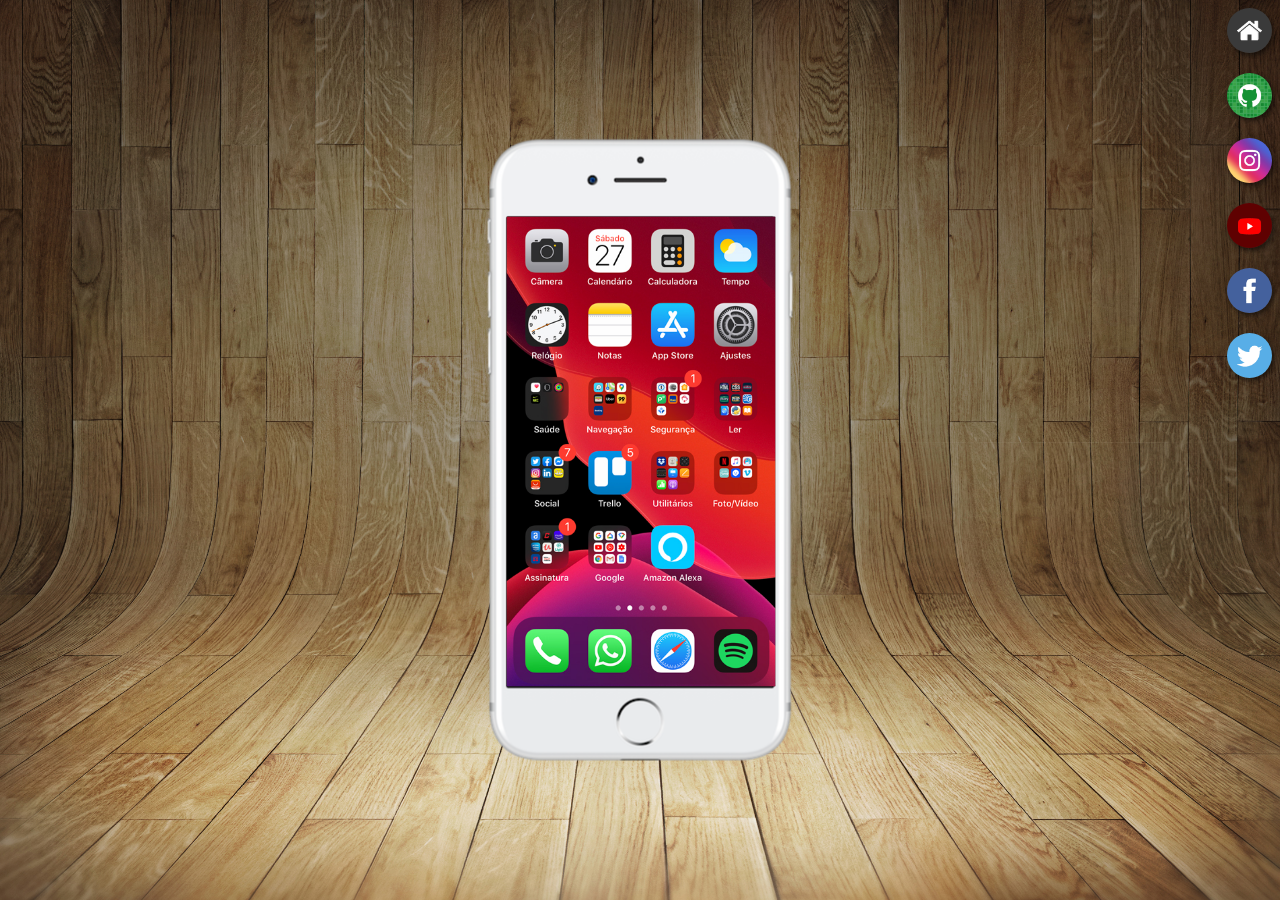
<file: index.html>
<!DOCTYPE html>
<html lang="pt-br">
<head>
    <meta charset="UTF-8">
    <meta name="viewport" content="width=device-width, initial-scale=1.0">
    <link rel="stylesheet" href="estilos/style.css">
    <link rel="shortcut icon" href="favicon.ico" type="image/x-icon">
    <title>Projeto Redes Sociais</title>
</head>
<body>
    <main>
        <section id="telefone">
           <iframe src="home.html" name="tela"
           id="tela" frameborder="0" > Seu navegador não é compatível com isso.</iframe>
        </section>
        <section id="redes-sociais">
            <a href="home.html" target="tela"><img src="imagens/logo-home.jpg" alt="Home">
            </a><br>
            <a href="github.html" target="tela"> <img src="imagens/logo-github.jpg" alt="Github"></a><br>
            <a href="instagram.html" target="tela"> <img src="imagens/logo-instagram.jpg" alt="Instagram"></a><br>
            <a href="youtube.html" target="tela"> <img src="imagens/logo-youtube.jpg" alt="Youtube"></a><br>
            <a href="facebook.html" target="tela"> <img src="imagens/logo-facebook.jpg" alt="Facebook"></a><br>
            <a href="twitter.html" target="tela"><img src="imagens/logo-twitter.jpg" alt="Twitter">
            </a>
        </section>
    </main>
</body>
</html>
</file>
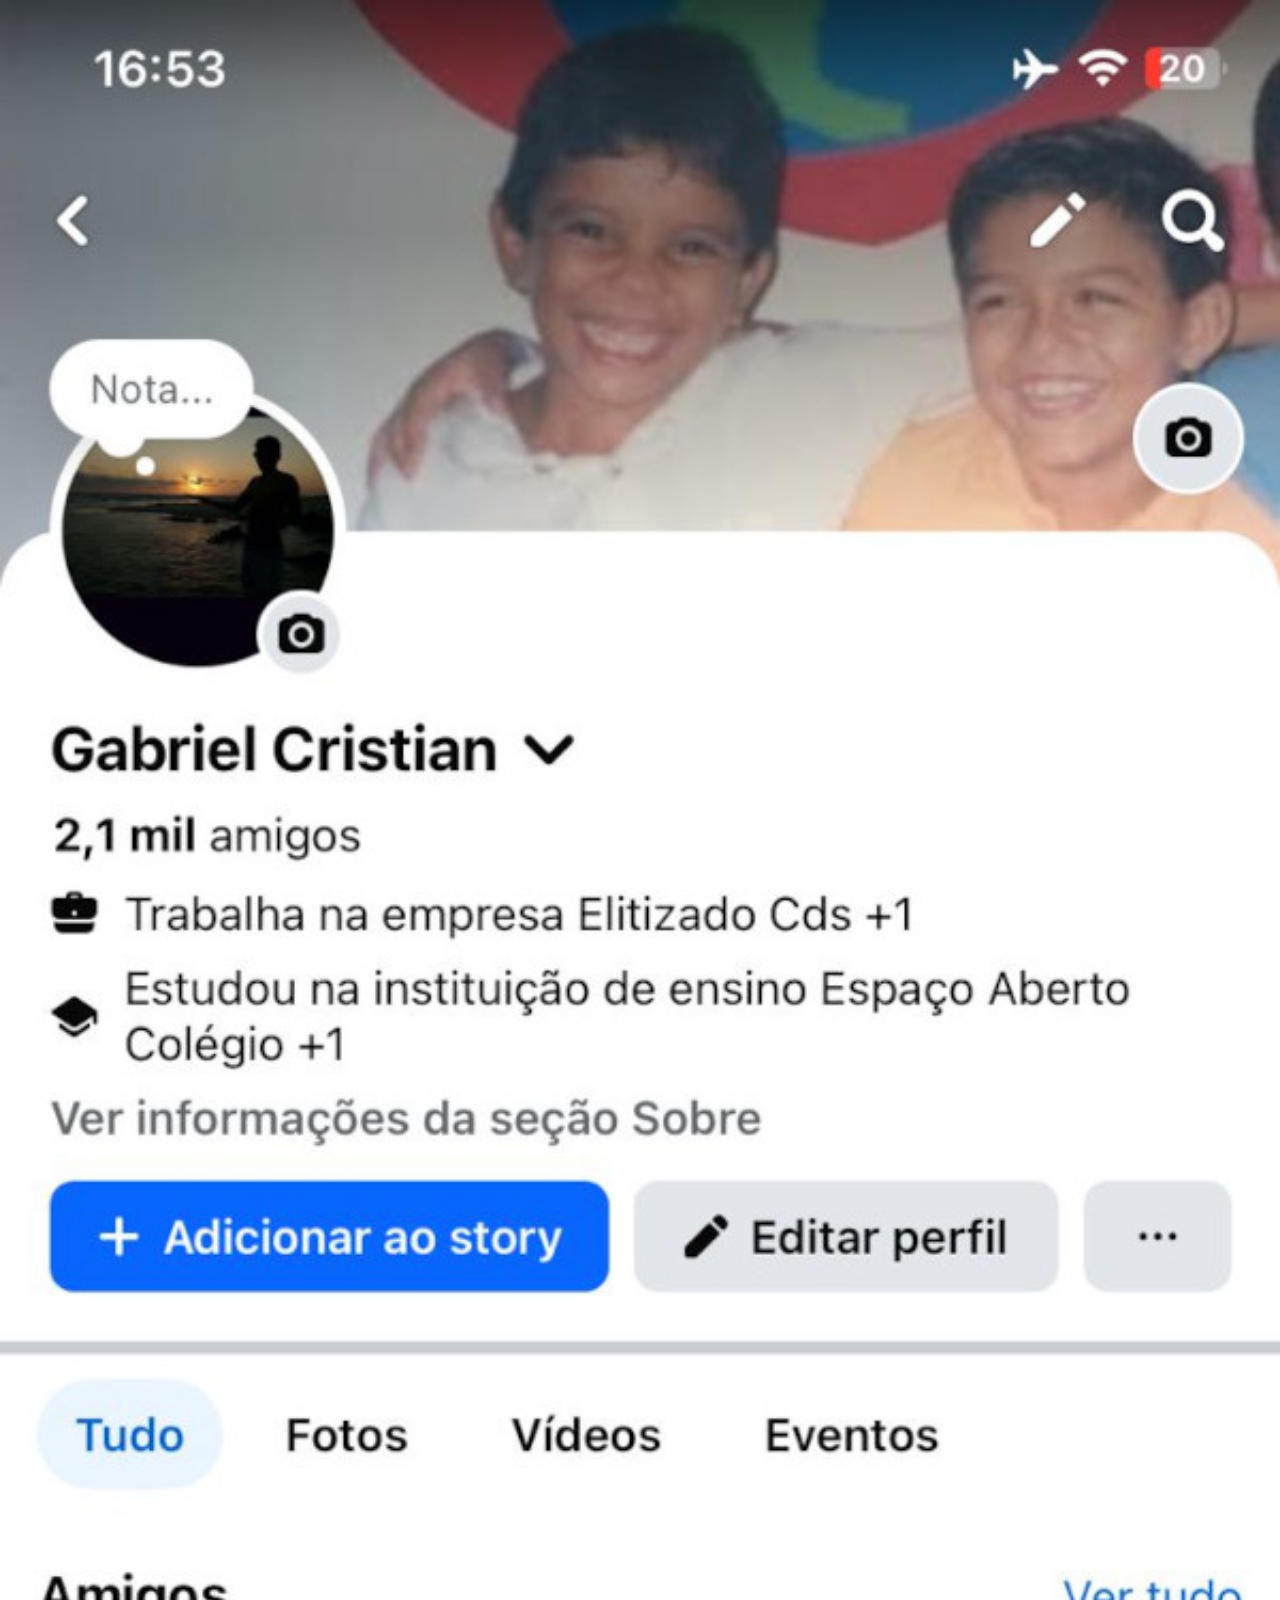
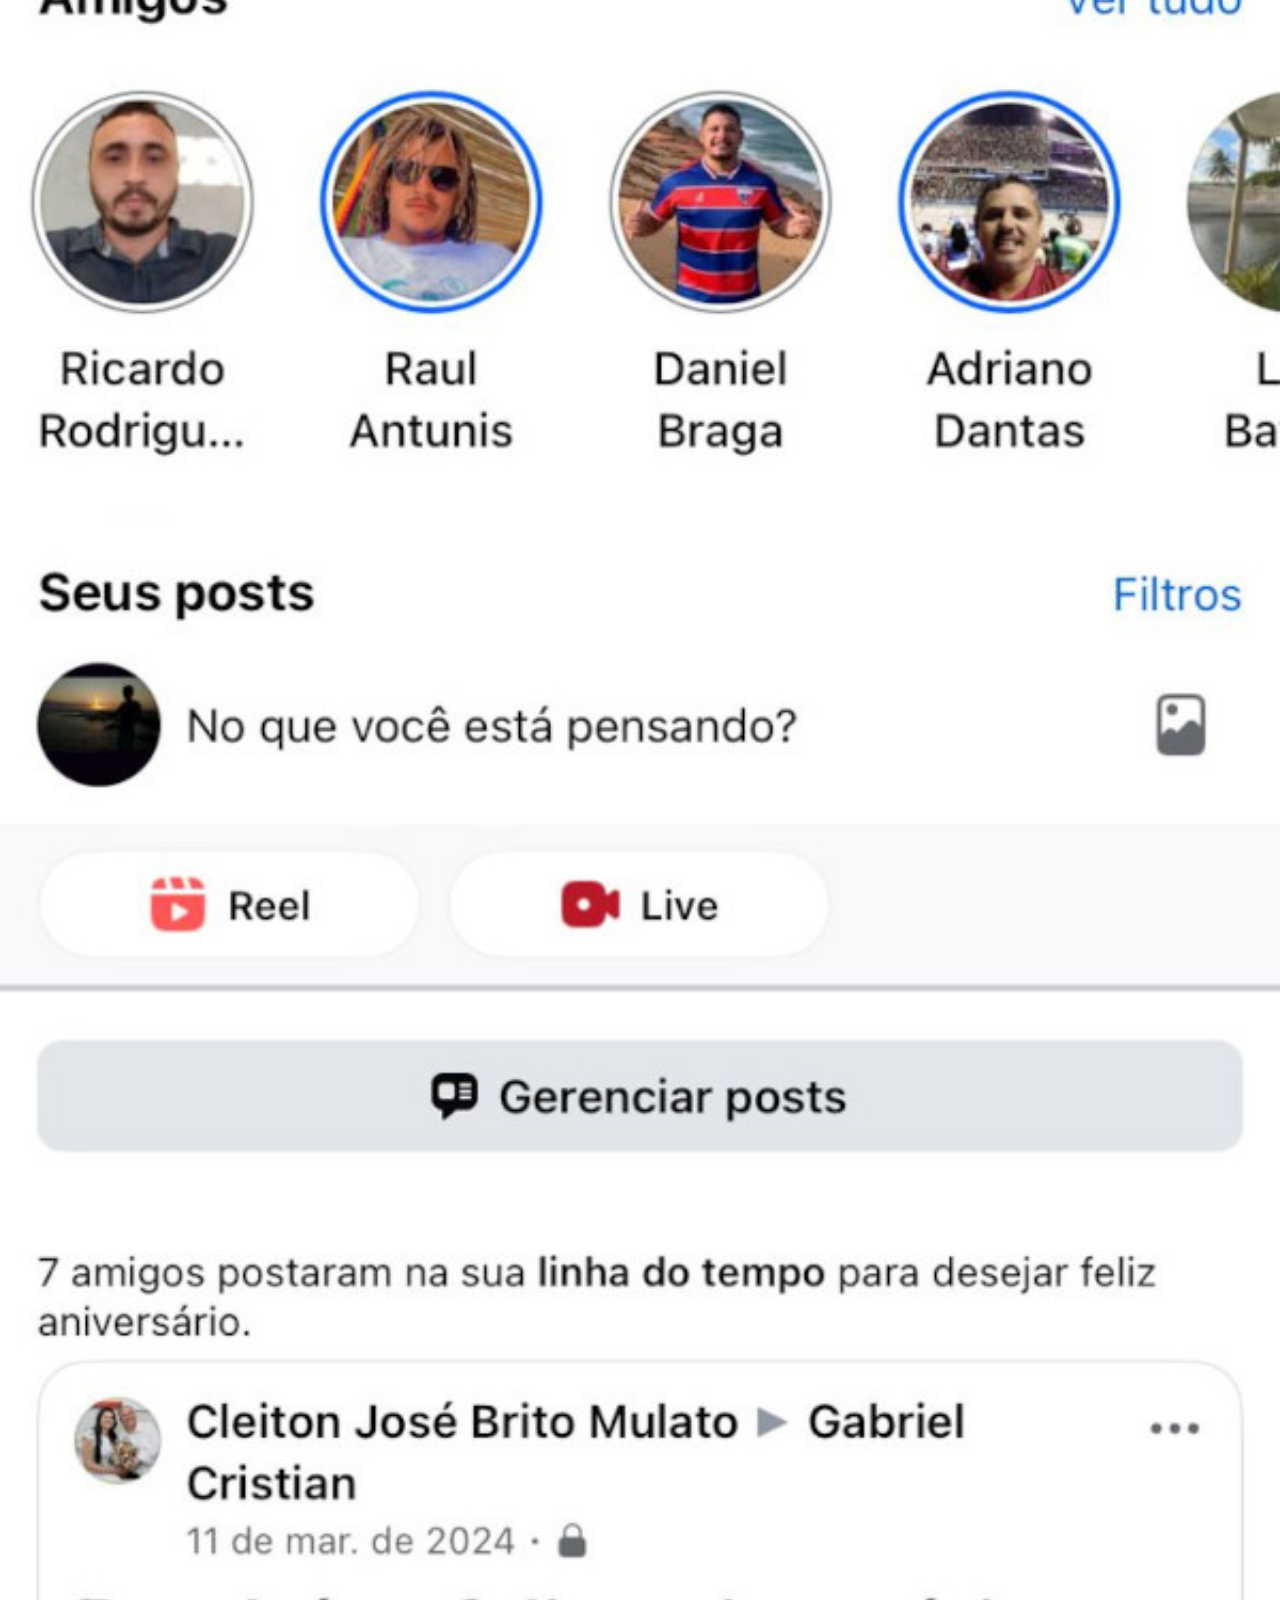
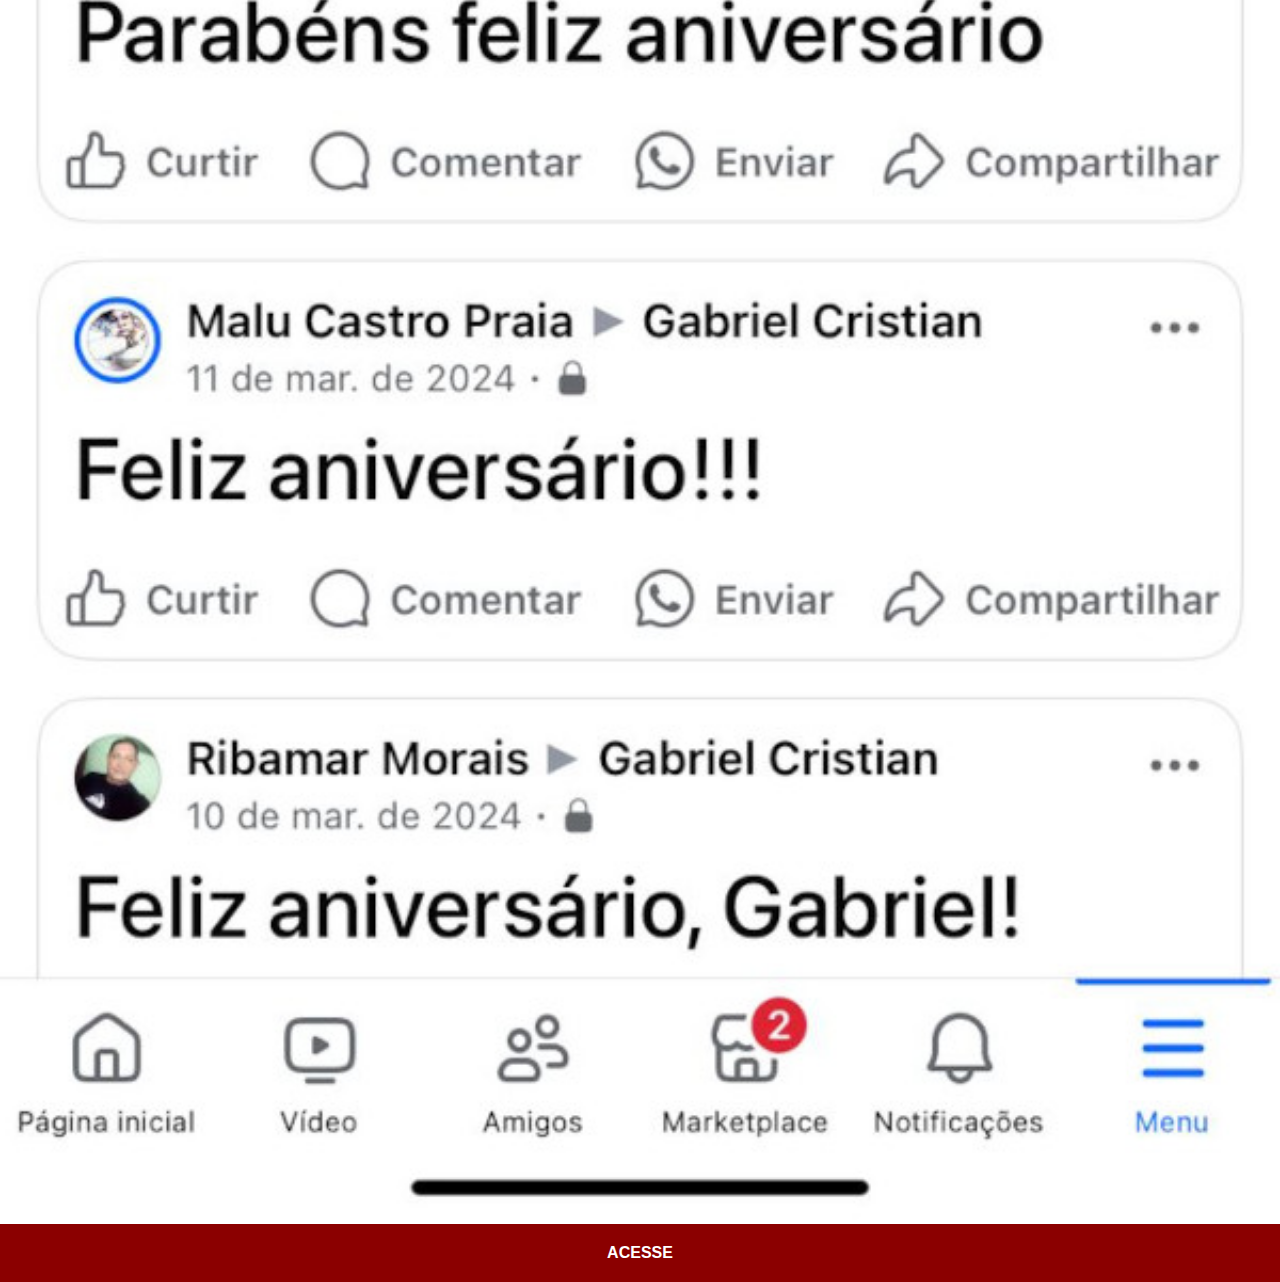
<file: facebook.html>
<!DOCTYPE html>
<html lang="pt-br">
<head>
    <meta charset="UTF-8">
    <meta name="viewport" content="width=device-width, initial-scale=1.0">
    <title>Facebook</title>
    <link rel="stylesheet" href="estilos/social.css">
</head>
<body>
    <img src="imagens/01tela-facebook.jpg" alt="Facebook">
    <a href="https://www.facebook.com/gabrielcristian.moreira" target="_blank">ACESSE</a>
</body>
</html>
</file>
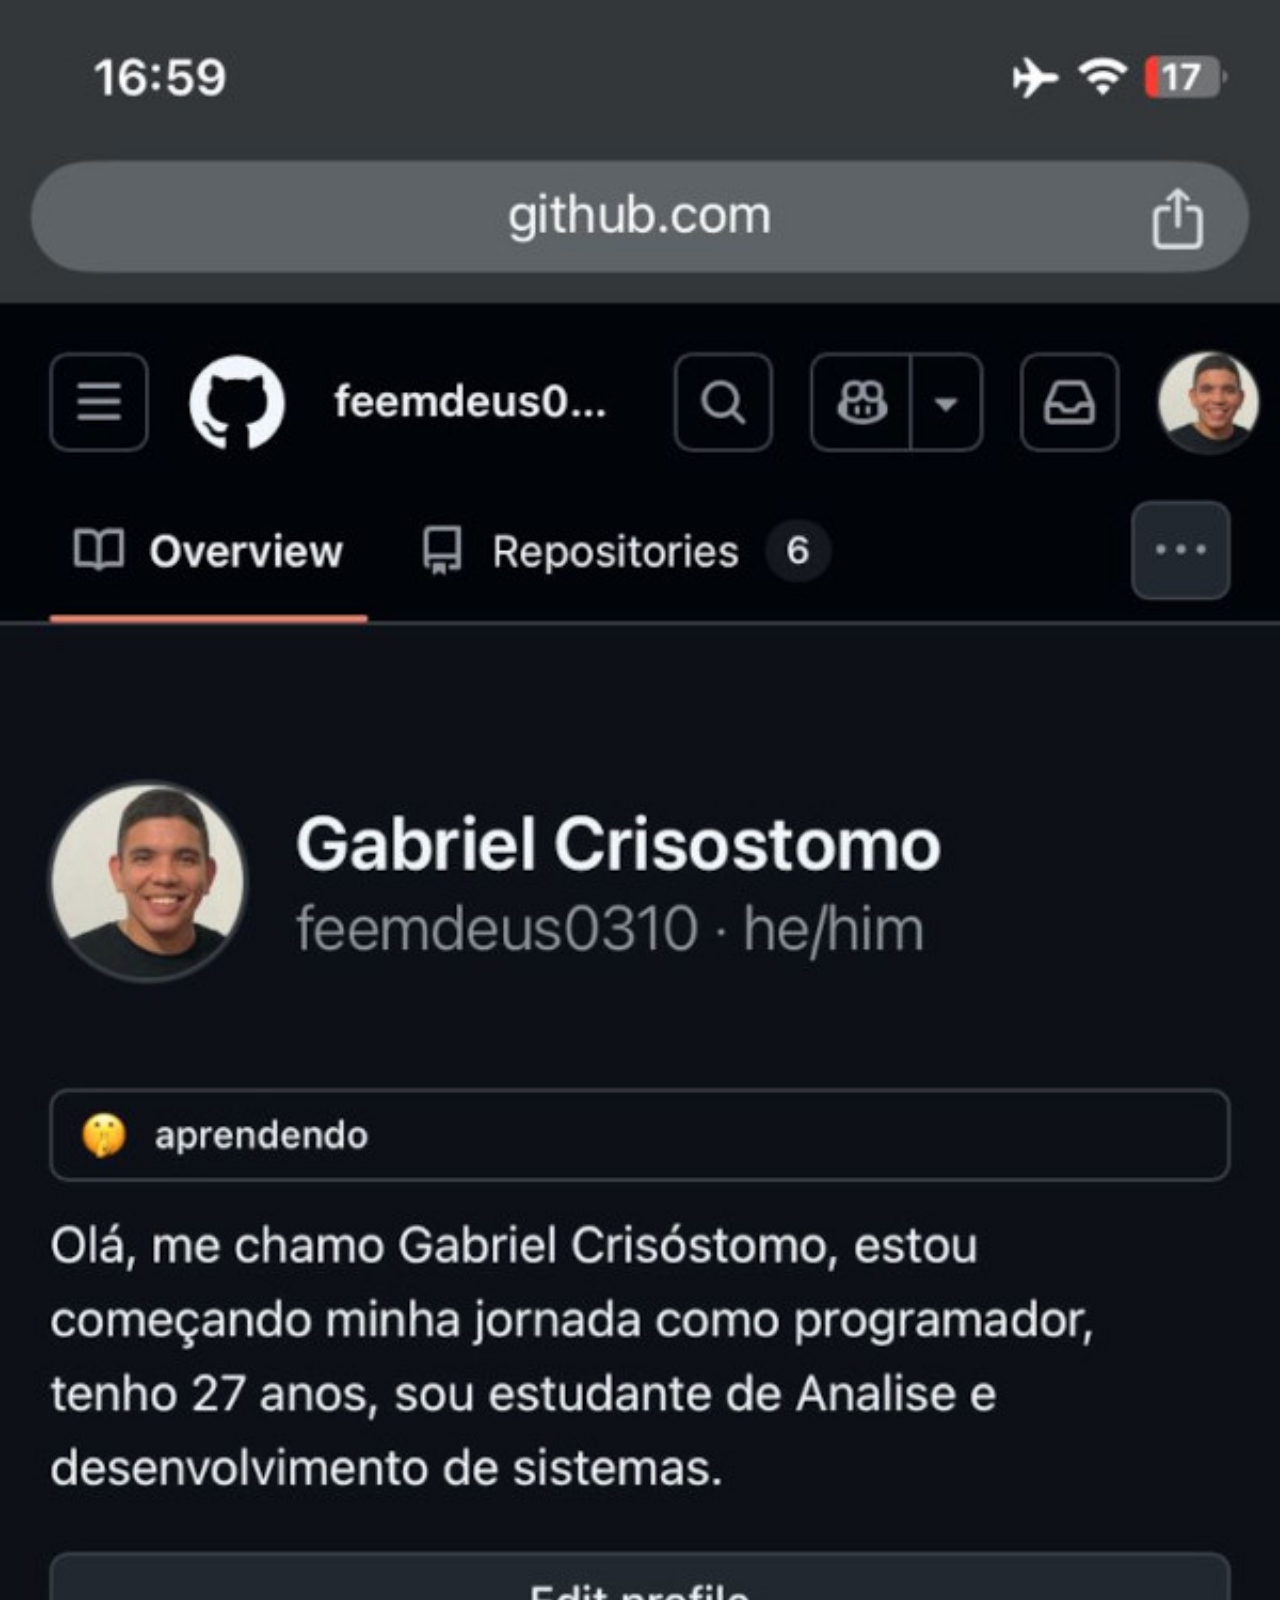
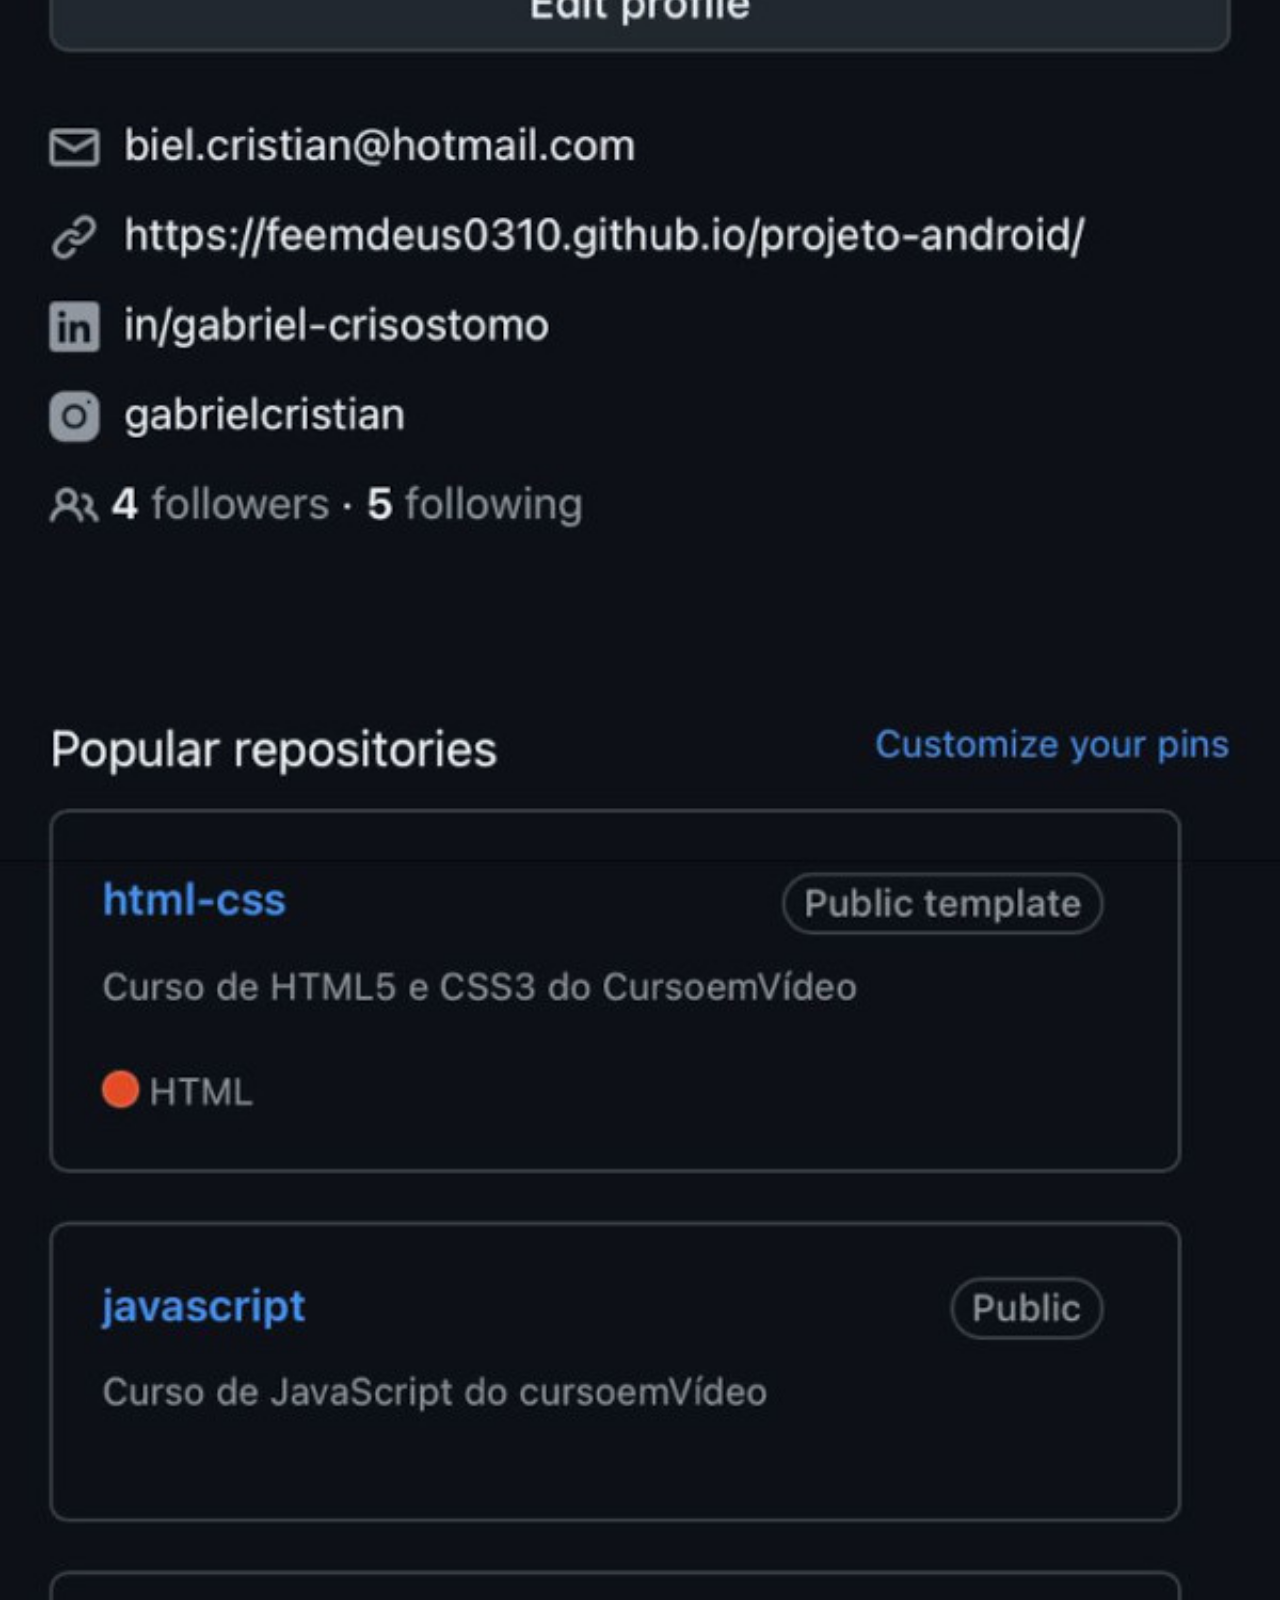
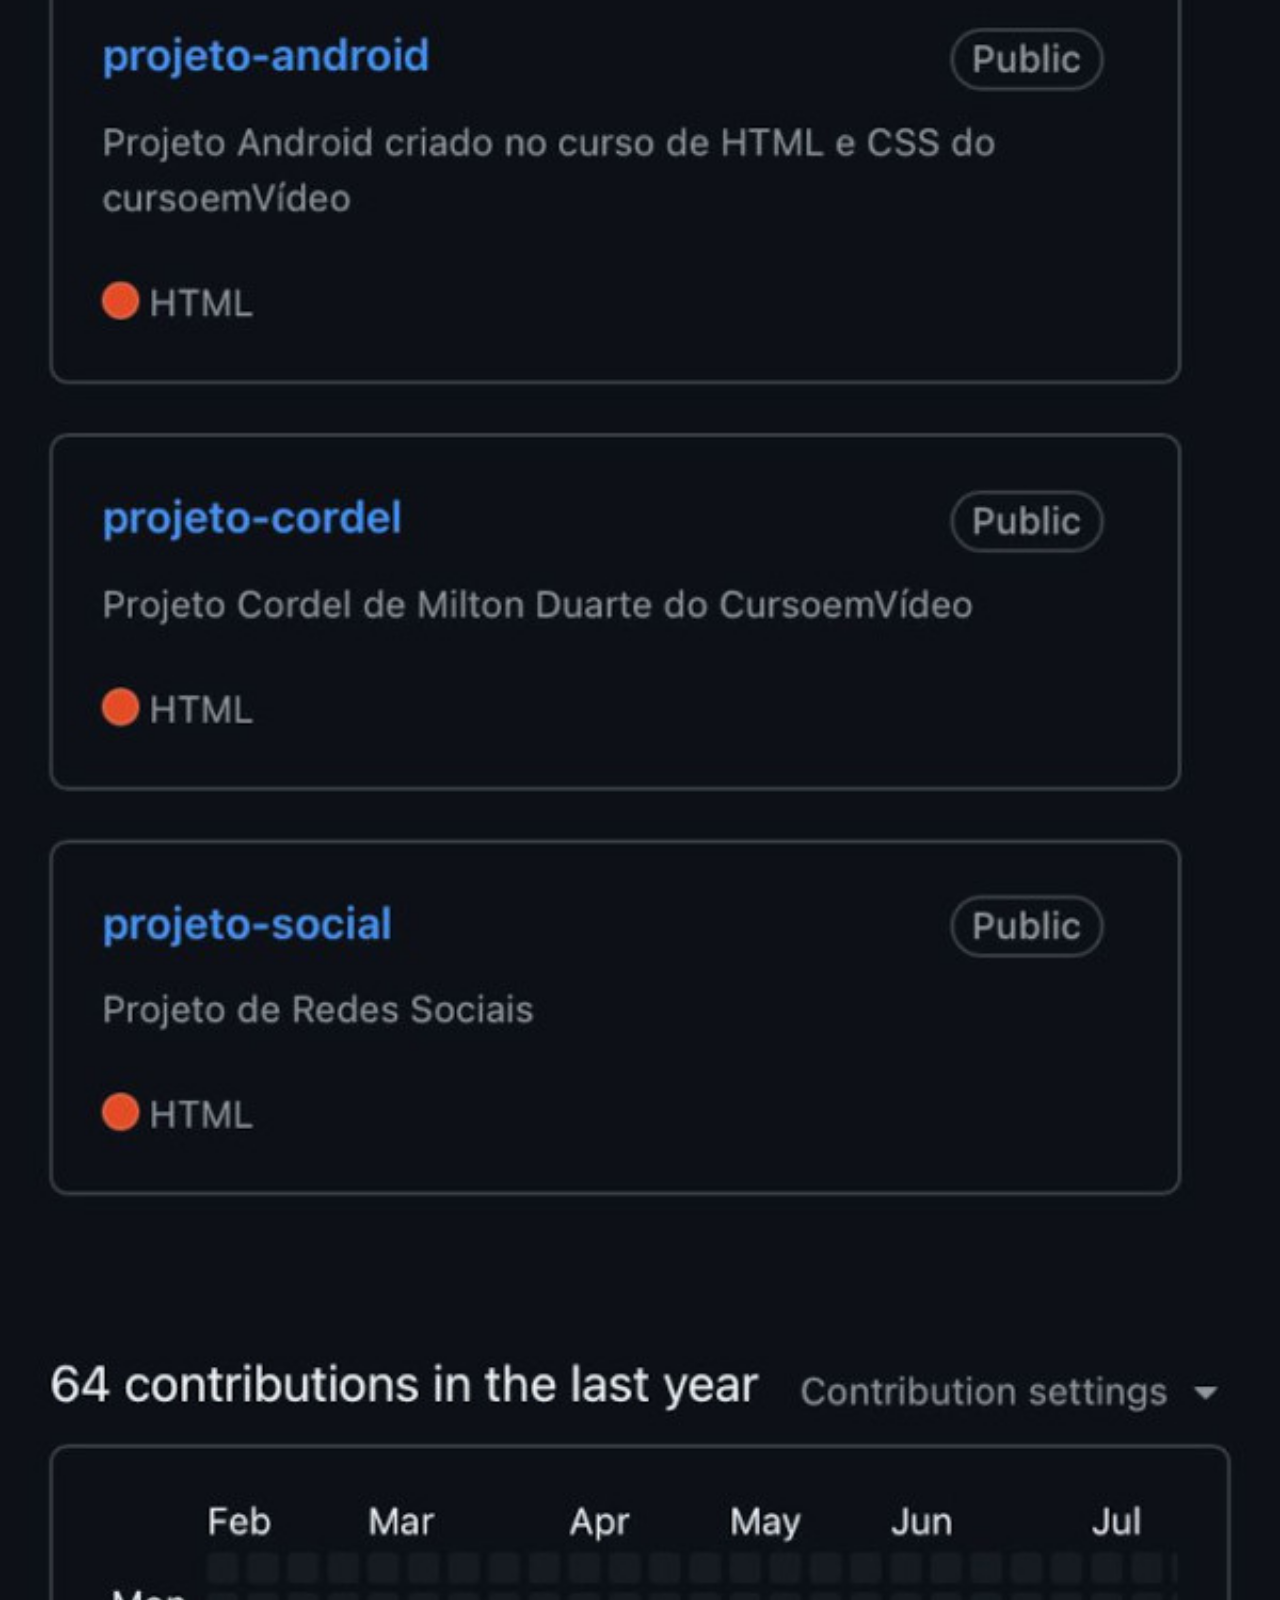
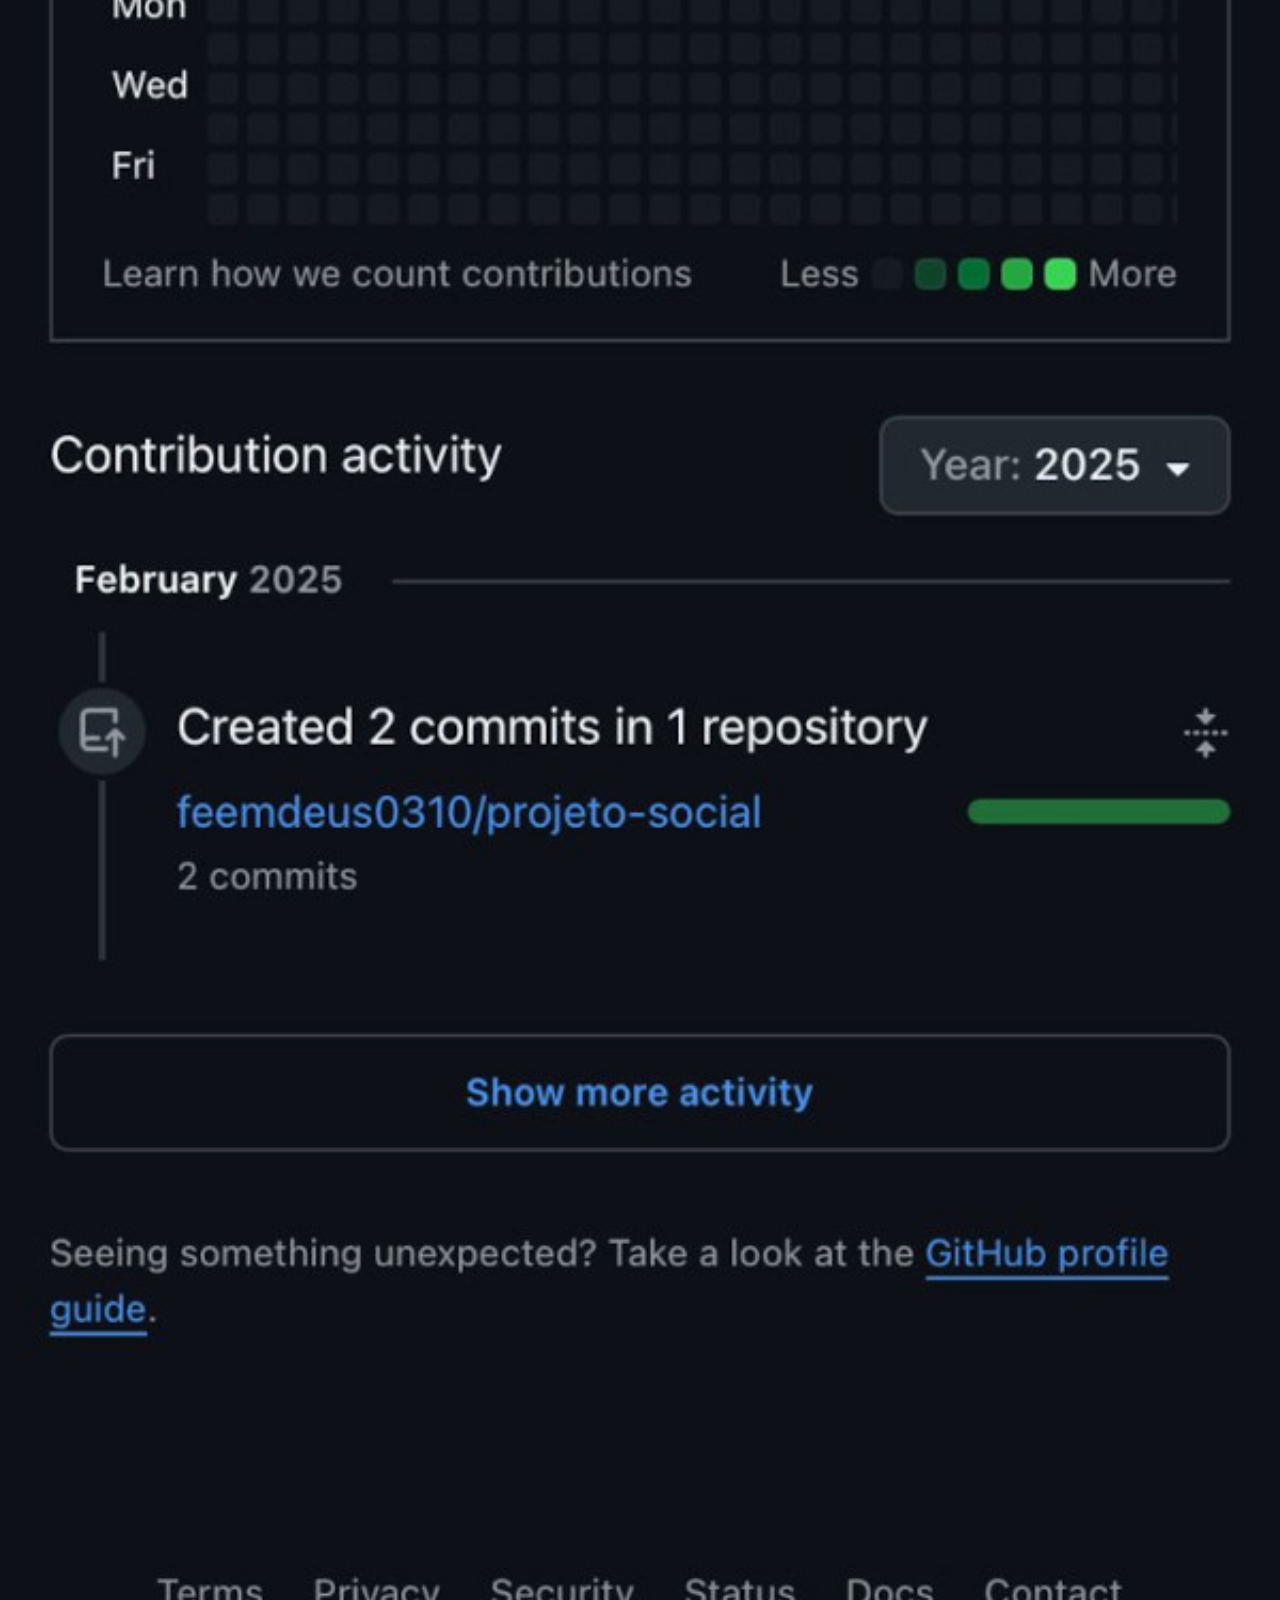
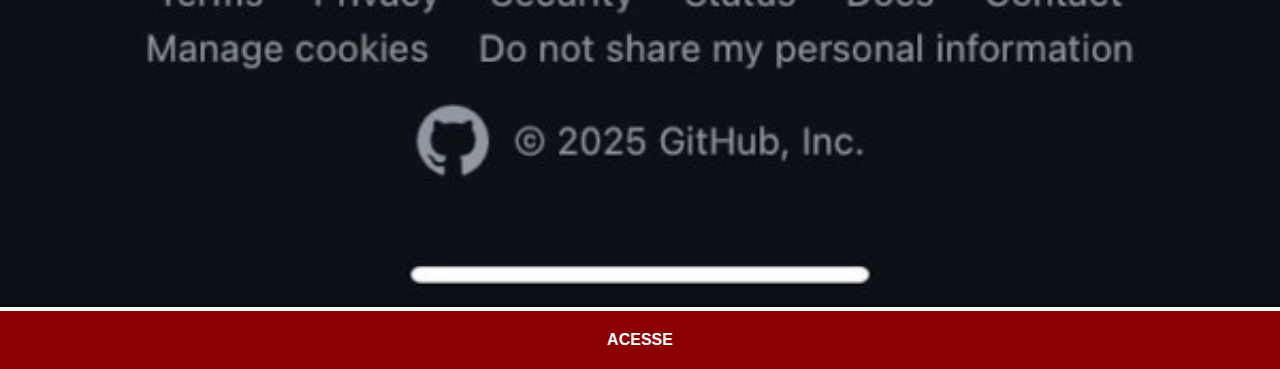
<file: github.html>
<!DOCTYPE html>
<html lang="pt-br">
<head>
    <meta charset="UTF-8">
    <meta name="viewport" content="width=device-width, initial-scale=1.0">
    <title>Github</title>
    <link rel="stylesheet" href="estilos/social.css">
</head>
<body>
    <img src="imagens/05teste-github-official.jpg" alt="Github">
    <a href="https://github.com/feemdeus0310" target="_blank">ACESSE</a>
</body>
</html>
</file>
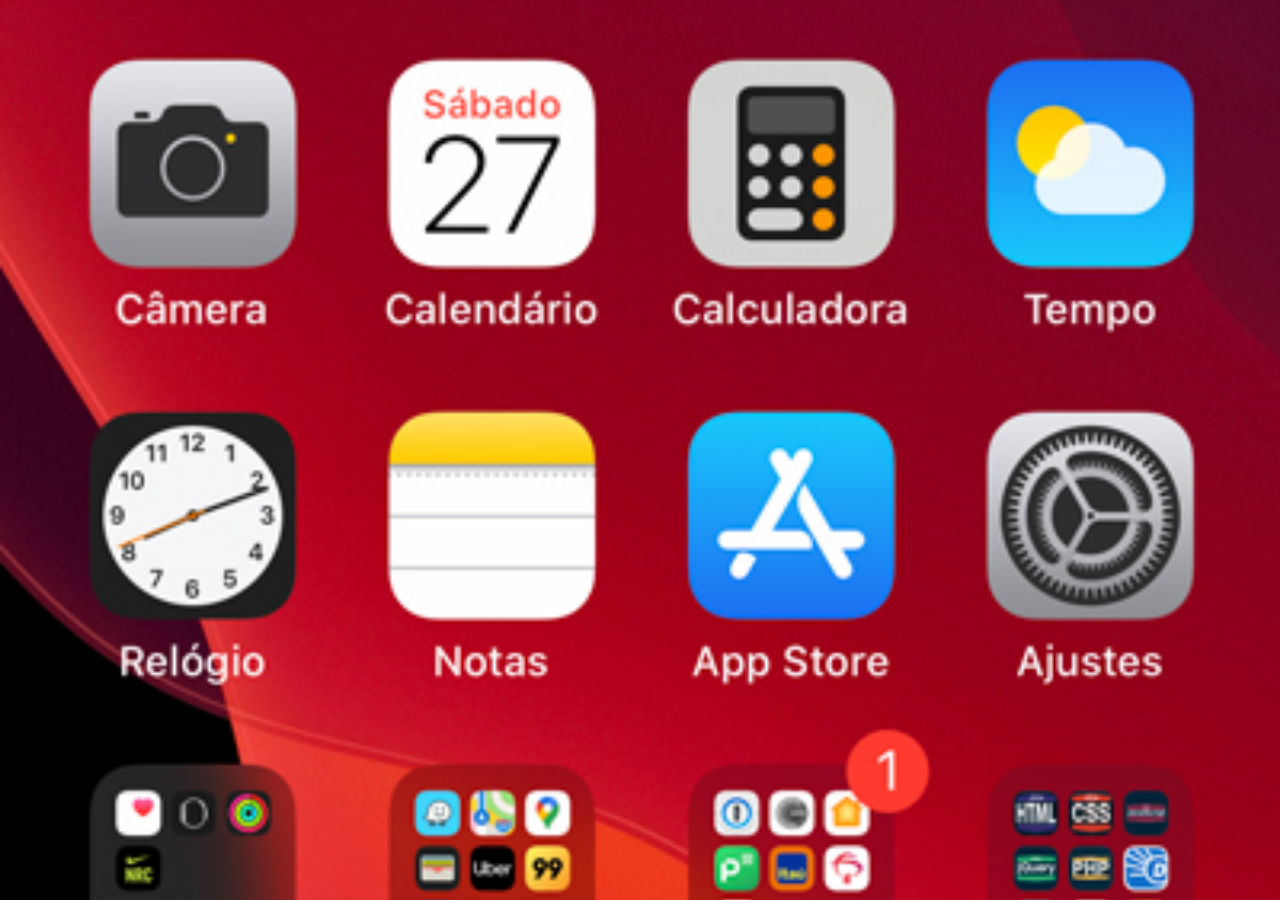
<file: home.html>
<!DOCTYPE html>
<html lang="pt-br">
<head>
    <meta charset="UTF-8">
    <meta name="viewport" content="width=device-width, initial-scale=1.0">
    <title>Home</title>
    <style>
        *{
            margin: 0px;
            padding: 0px;
        }

        body{
            width: 100vw;
            height: 100vh;
            background:black url(imagens/tela-home.jpg) no-repeat top center;
            background-size: cover;
        }
    </style>
</head>
<body>
    
</body>
</html>
</file>
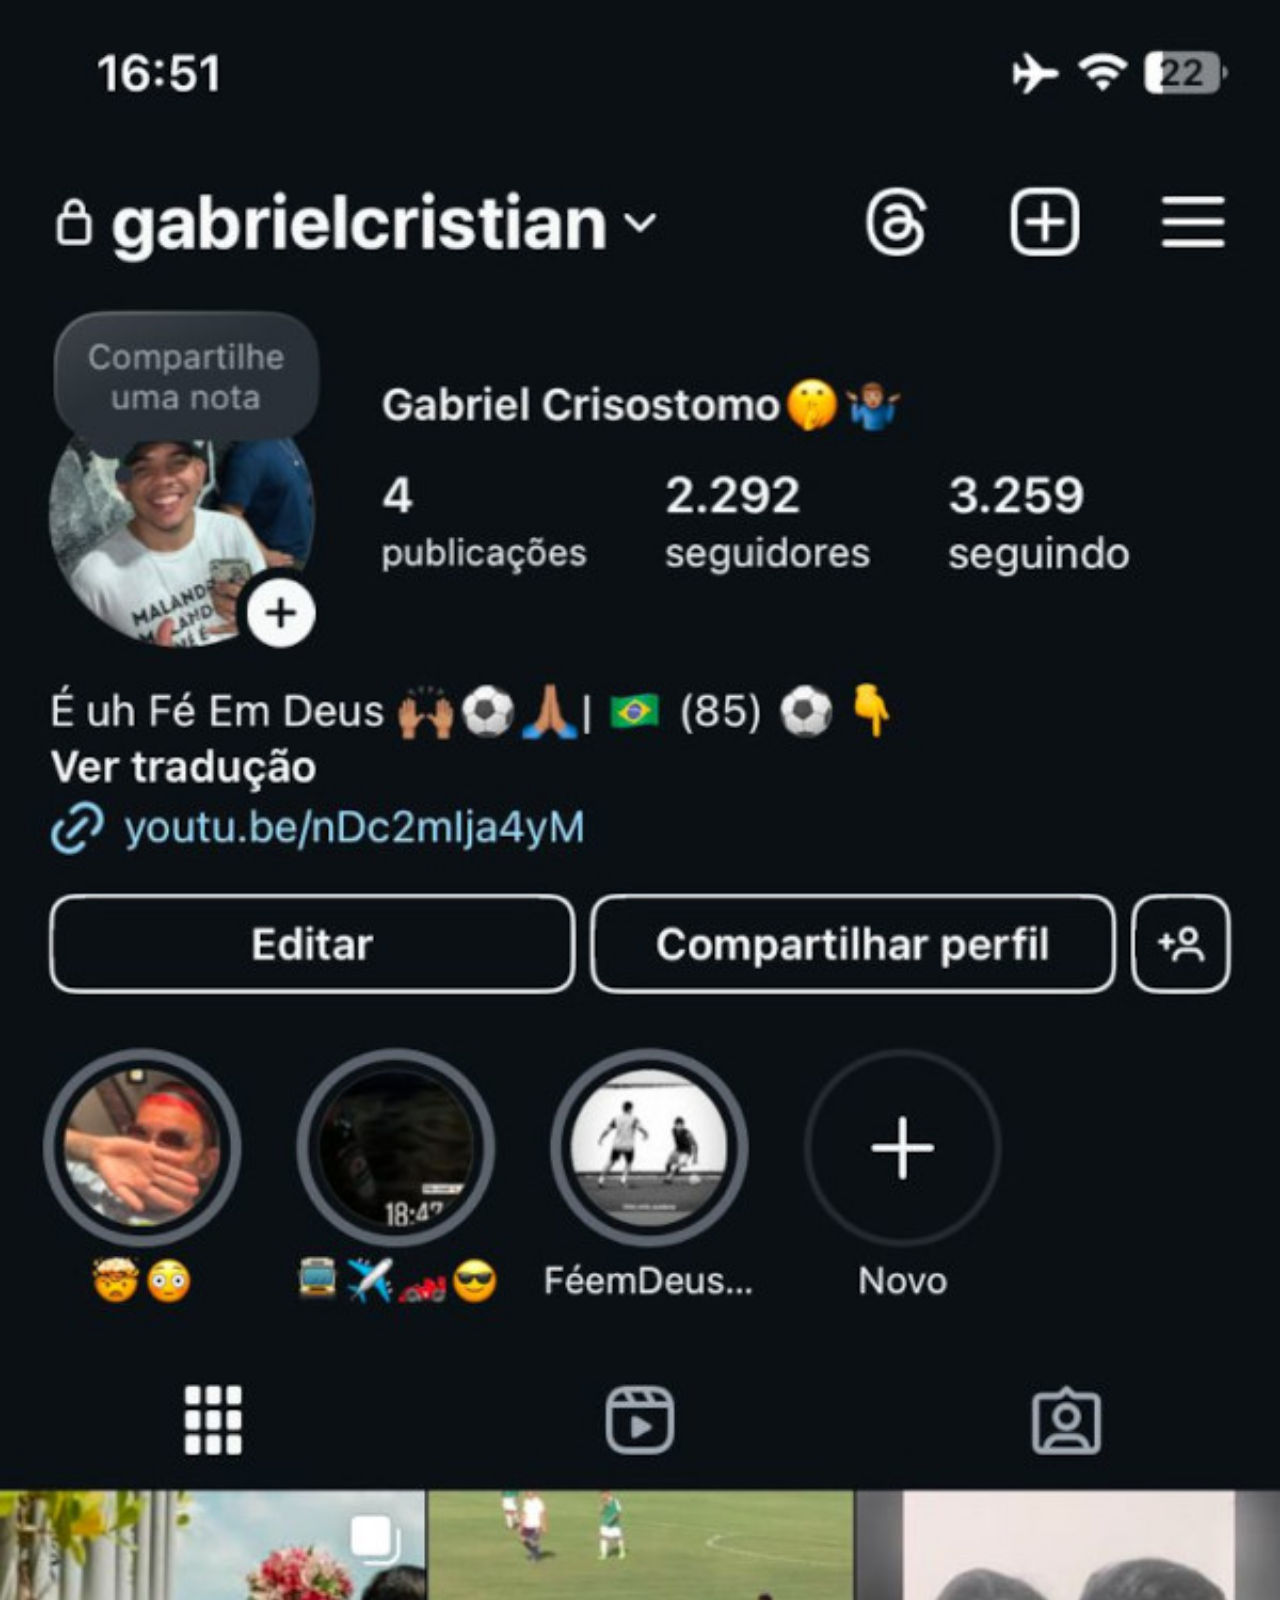
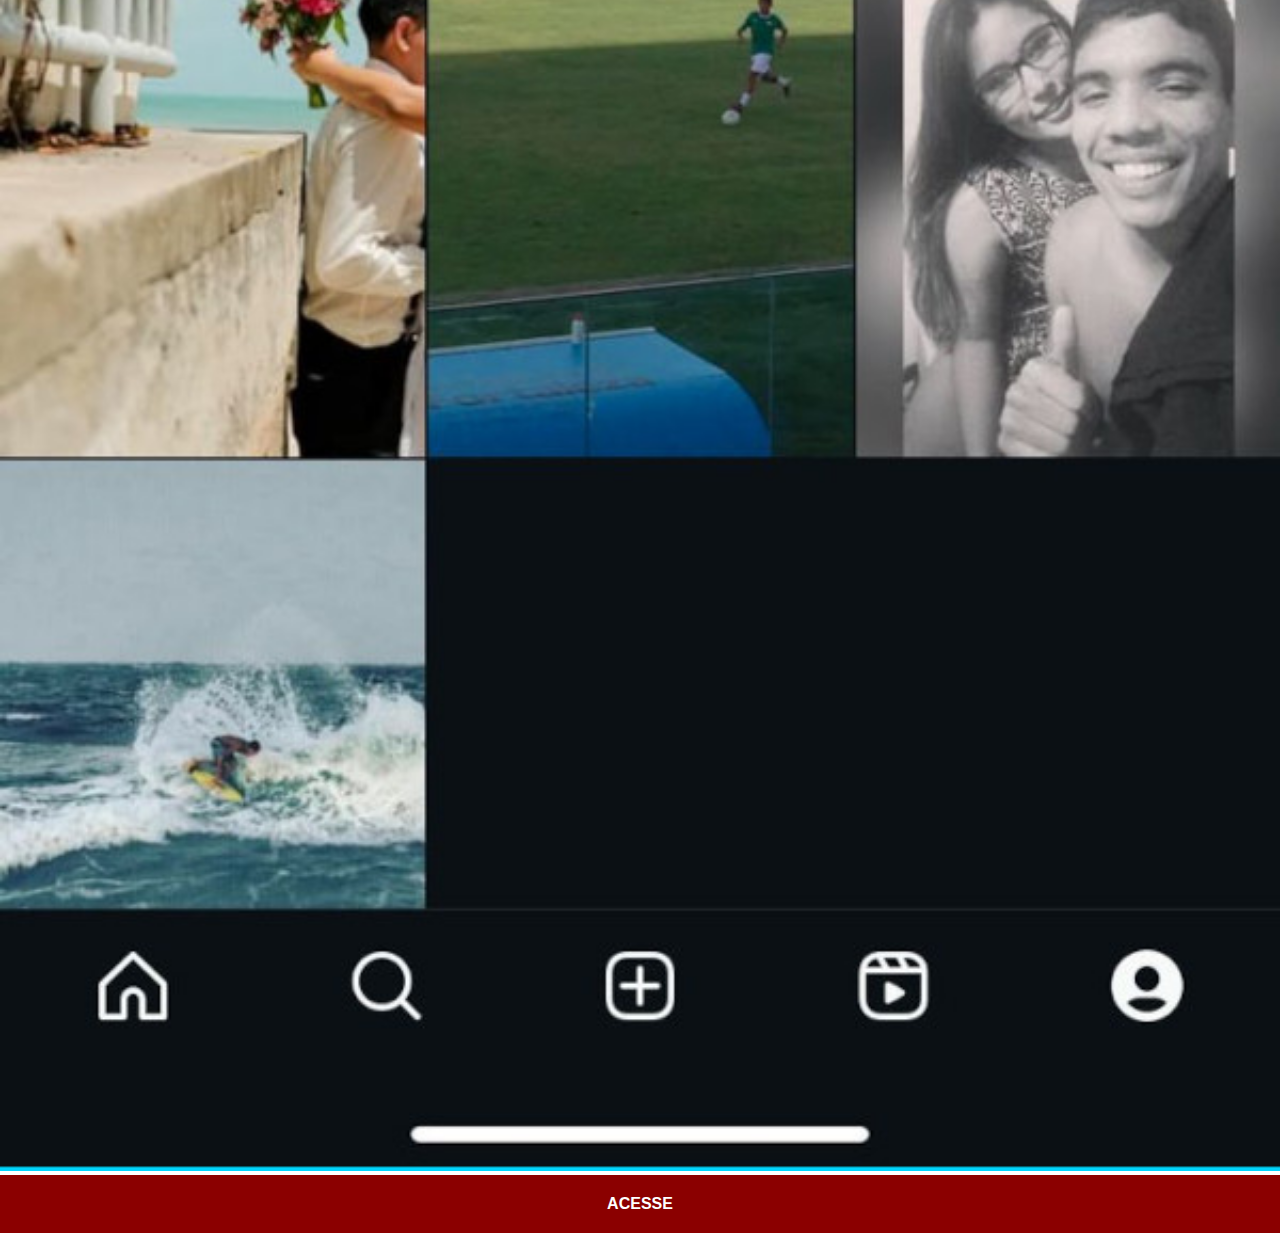
<file: instagram.html>
<!DOCTYPE html>
<html lang="pt-br">
<head>
    <meta charset="UTF-8">
    <meta name="viewport" content="width=device-width, initial-scale=1.0">
    <title>Instagram</title>
    <link rel="stylesheet" href="estilos/social.css">
</head>
<body>
    <img src="imagens/03tela-instagram.jpg" alt="Instagram">
    <a href="https://www.instagram.com/gabrielcristian/" target="_blank">ACESSE</a>
</body>
</html>
</file>
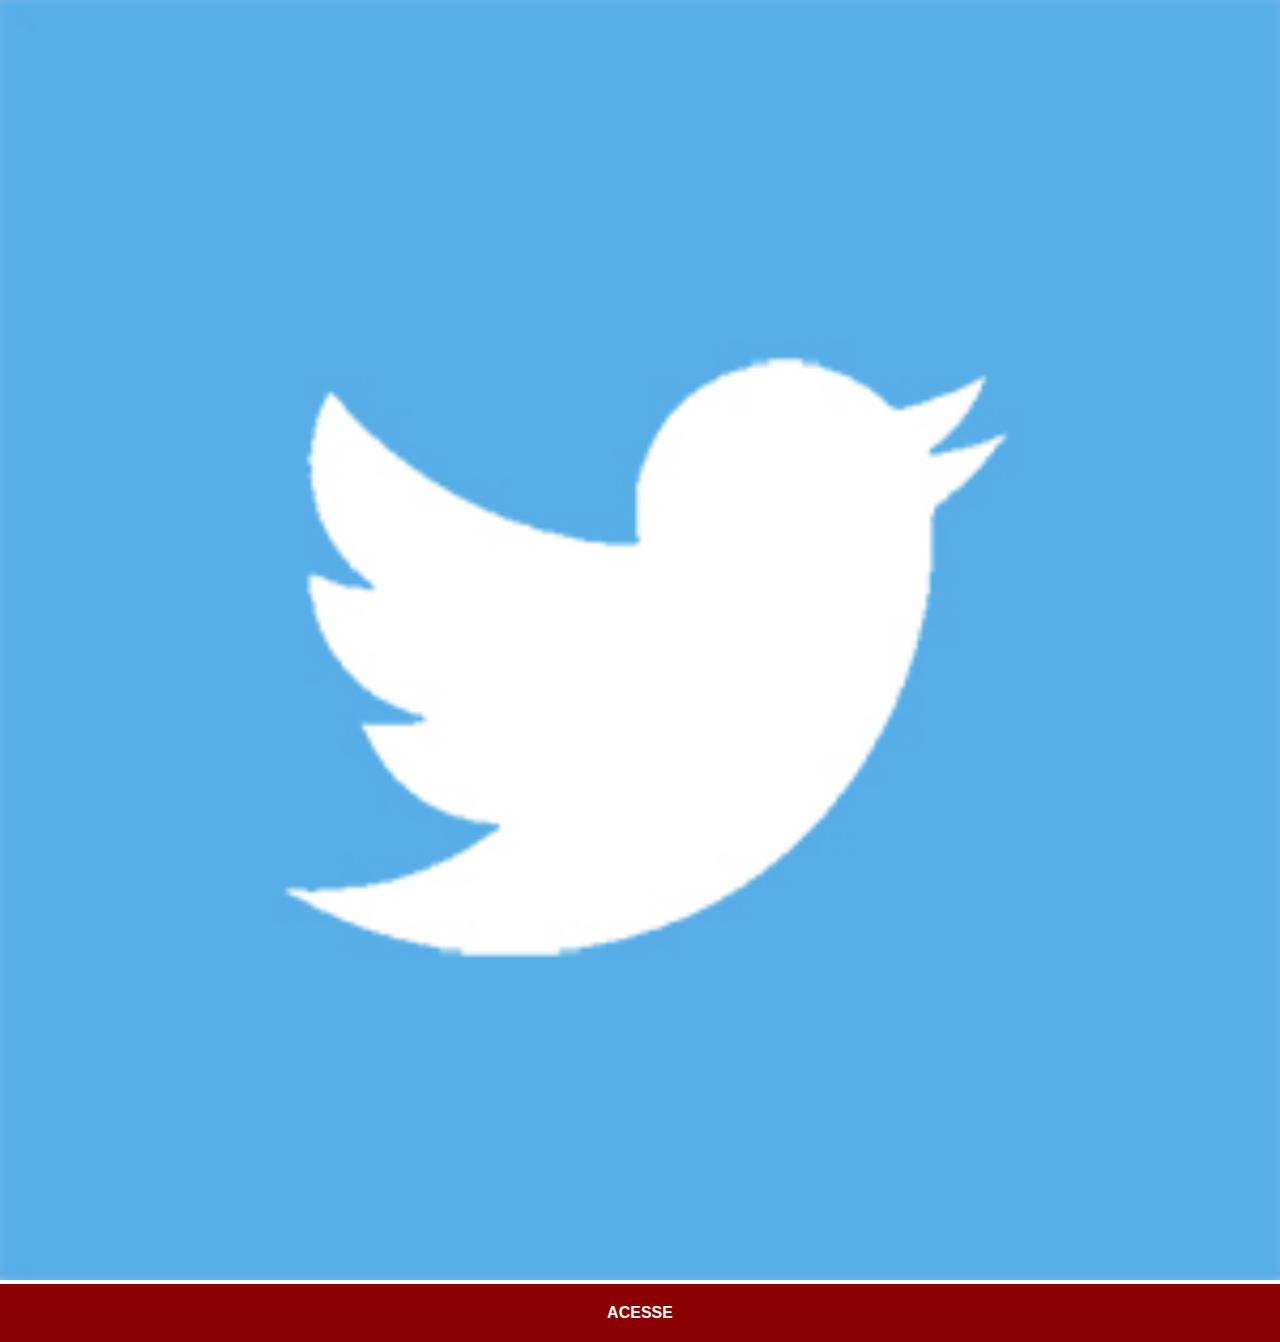
<file: twitter.html>
<!DOCTYPE html>
<html lang="pt-br">
<head>
    <meta charset="UTF-8">
    <meta name="viewport" content="width=device-width, initial-scale=1.0">
    <title>Twitter</title>
    <link rel="stylesheet" href="estilos/social.css">
</head>
<body>
    <img src="imagens/logo-twitter.jpg" alt="Twitter">
    <a href="https://x.com/?lang=pt" target="_blank">ACESSE</a>
</body>
</html>
</file>
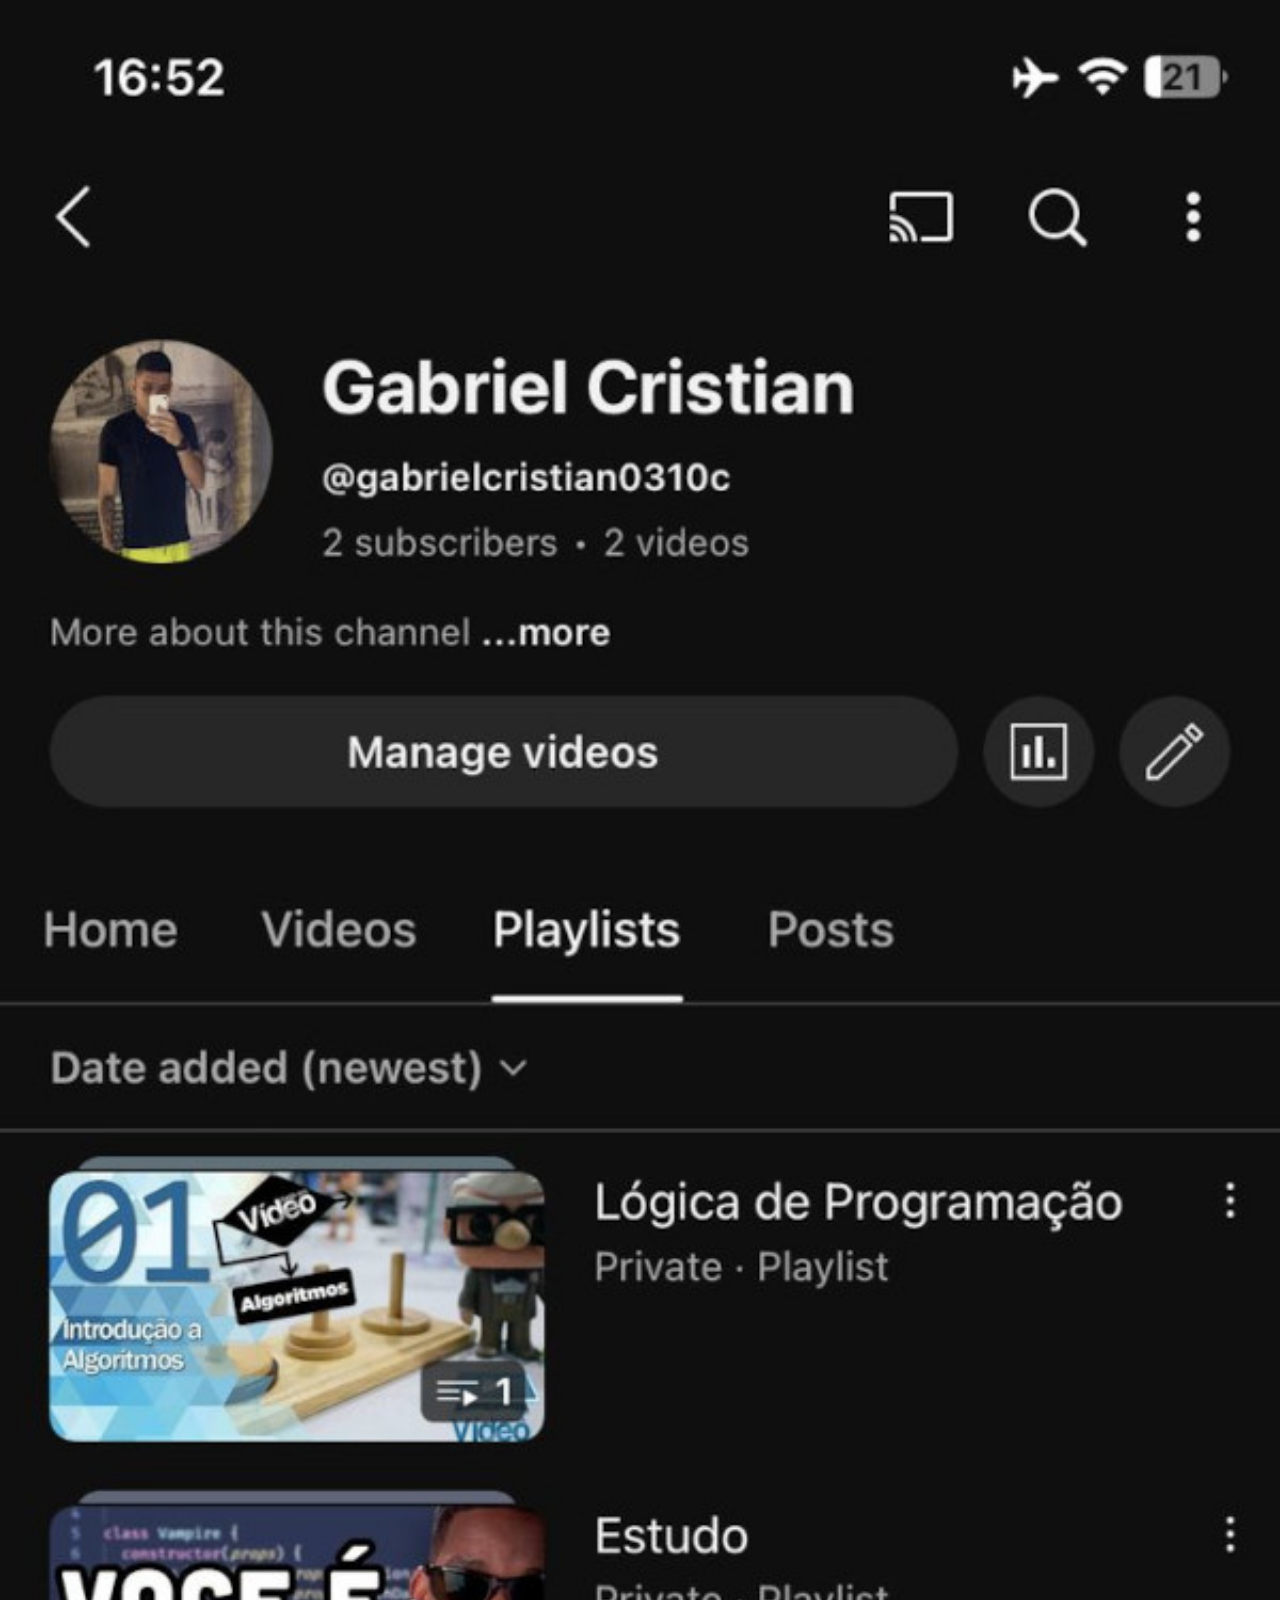
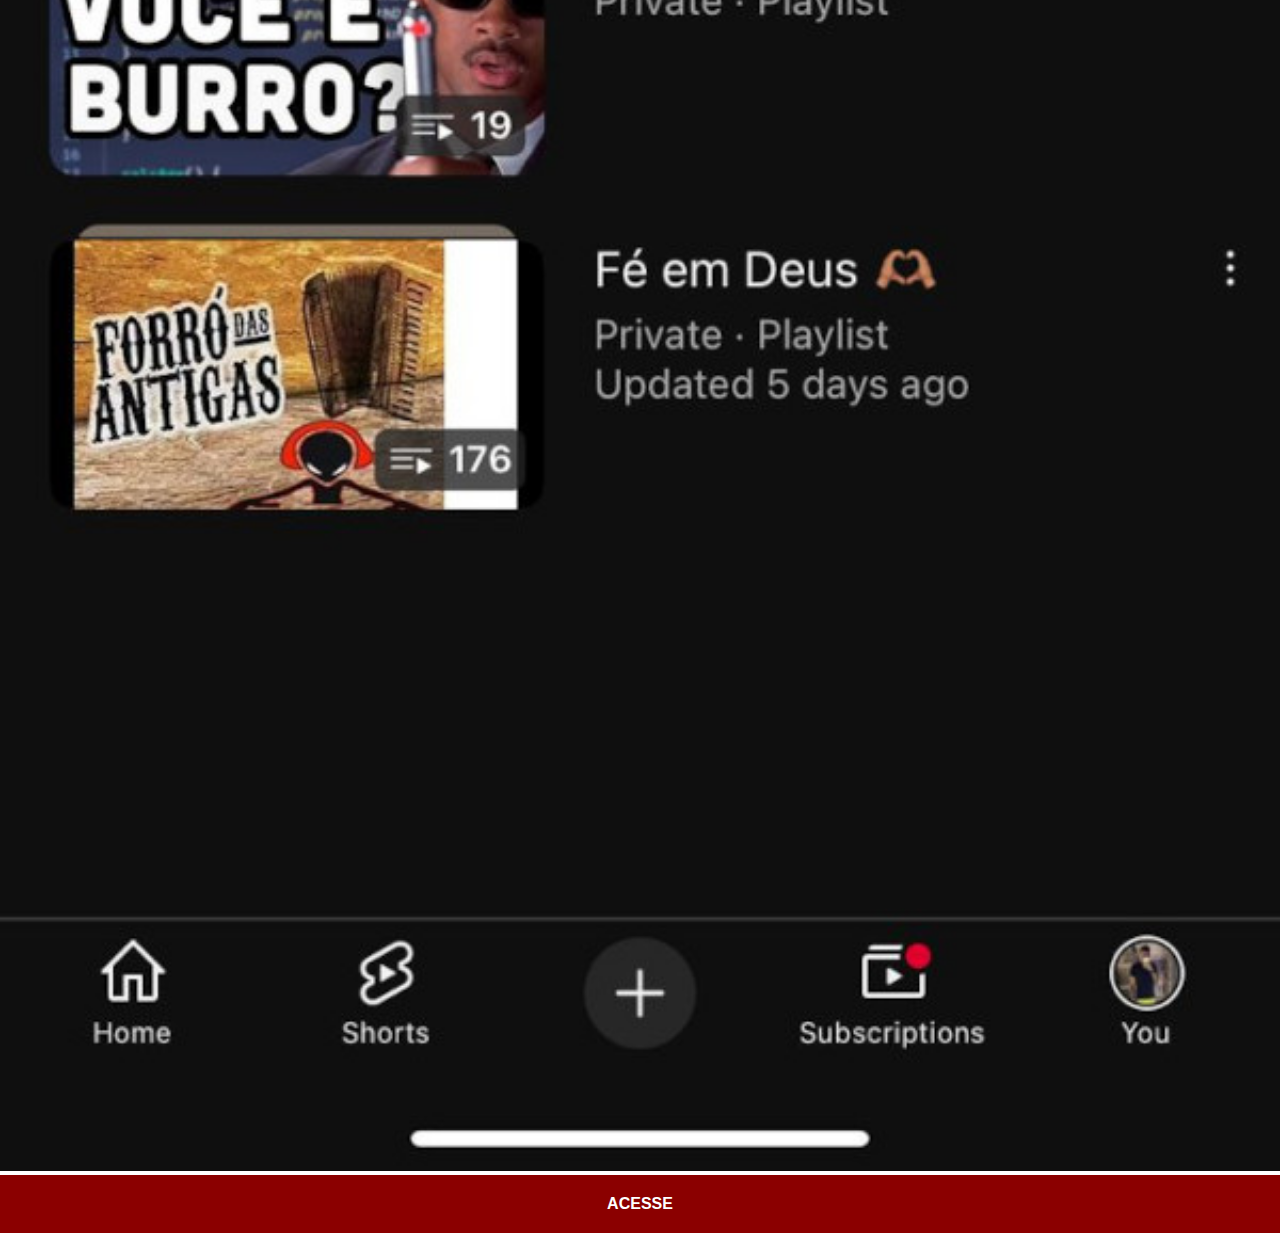
<file: youtube.html>
<!DOCTYPE html>
<html lang="pt-br">
<head>
    <meta charset="UTF-8">
    <meta name="viewport" content="width=device-width, initial-scale=1.0">
    <title>Youtube</title>
    <link rel="stylesheet" href="estilos/social.css">
</head>
<body>
    <img src="imagens/04tela-youtube.jpg" alt="Youtube">
    <a href="https://www.youtube.com/@gabrielcristian0310c" target="_blank">ACESSE</a>
</body>
</html>
</file>
<file: estilos/style.css>
@charset "UTF-8";

*{
    margin: 0px;
    padding: 0px;
    font-family: Arial, Helvetica, sans-serif;
}

html, body {
    height: 100vh;
    width: 100vw;
    background-color: black;
}

body{
    background: url('../imagens/fundo-madeira.jpg') no-repeat top center;
    background-size: cover;
    background-attachment: fixed;
}

main{
    position:relative;
    height: 100vh;
}

section#telefone{
    position: absolute;
    top: 50%;
    left: 50%;
    transform: translate(-50%, -50%);

    height: 627px;
    width: 311px;
    background: url(../imagens/frame-iphone.png) no-repeat;
}

iframe#tela{
    position: relative;
    top: 80px;
    left: 22px;
    width: 269px;
    height: 470px;
}

section#redes-sociais{
    text-align: right;
}

section#redes-sociais img{
    width: 45px; 
    margin: 8px;
    border-radius: 50%;
    box-shadow: 2px 3px 5px rgba(0, 0, 0, 0.514);
    box-sizing: border-box;
}

section#redes-sociais img:hover{
    border: 2px solid rgba(255, 255, 255, 0.466);
    box-shadow:5px 5px 10px black ;
    transition:.3s border 1s;
}
</file>
<file: estilos/social.css>
@charset "UTF-8";

*{
    margin: 0px;
    padding: 0px;
    font-family: Arial, Helvetica, sans-serif;
}

::-webkit-scrollbar{
    width: 0px;
    height: 0px;
}

img{
    width: 100vw;
}

a{
    display: block;
    background-color: darkred;
    color: white;
    padding: 20px;
    text-align: center;
    font-weight: bolder;
    text-decoration: none;
} 

a:hover{
    background-color: red;
}
</file>
